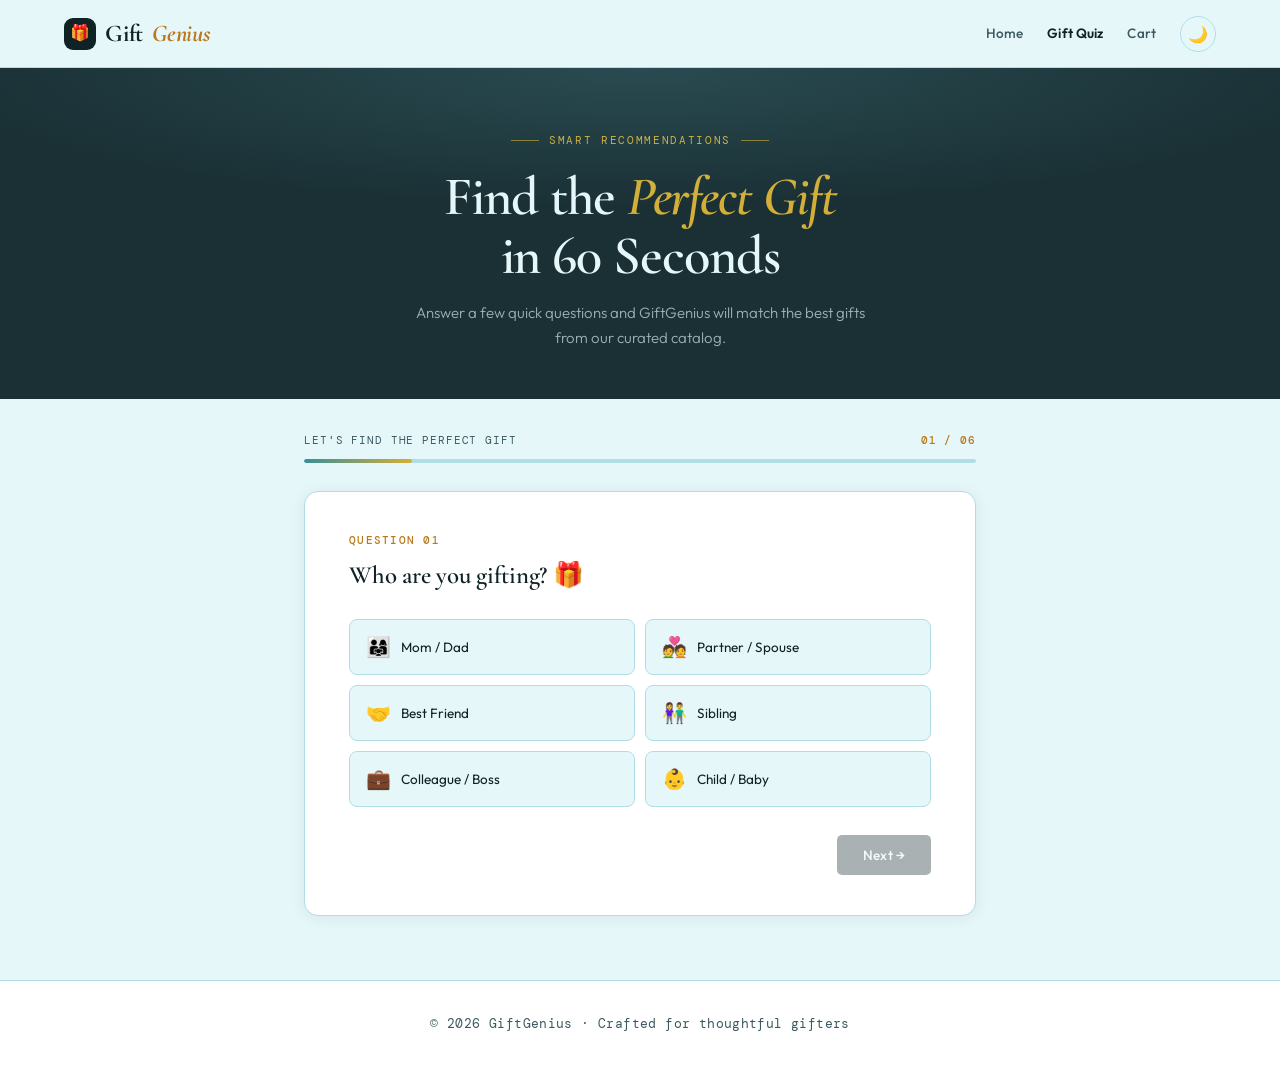
<file: quiz.html>
<!DOCTYPE html>
<html lang="en" data-theme="light">
<head>
  <meta charset="UTF-8"/>
  <meta name="viewport" content="width=device-width, initial-scale=1.0"/>
  <title>AI Gift Quiz — GiftGenius</title>
  <link href="https://fonts.googleapis.com/css2?family=Cormorant+Garamond:ital,wght@0,400;0,600;0,700;1,400;1,600&family=Outfit:wght@300;400;500;600&family=DM+Mono:wght@400;500&display=swap" rel="stylesheet"/>
  <style>
    /* ── Design tokens — exact copy from homepage styles.css ── */
    :root {
      --cream:       #E6F7FA;
      --cream-dark:  #D0EFF5;
      --parchment:   #C5E8F0;
      --gold:        #B8791A;
      --gold-light:  #D4AF37;
      --gold-pale:   #FDF5E8;
      --gold-dim:    rgba(212,175,55,0.12);
      --ink:         #0F2225;
      --charcoal:    #1A3035;
      --warm-mid:    #3A5A60;
      --warm-light:  #6A8A90;
      --border:      rgba(110,198,207,0.35);
      --border-soft: #B0DDE6;
      --white:       #FFFFFF;
      --danger:      #B83232;
      --success:     #1A7A5E;
      --teal:        #6EC6CF;
      --teal-dark:   #3A8F98;
      --teal-pale:   rgba(110,198,207,0.12);
      --orange-acc:  #FFA726;
      --font-serif:  'Cormorant Garamond', Georgia, serif;
      --font-sans:   'Outfit', sans-serif;
      --font-mono:   'DM Mono', monospace;
      --radius:      14px;
      --radius-sm:   8px;
      --radius-xs:   5px;
      --shadow-sm:   0 2px 16px rgba(26,22,18,0.07);
      --shadow-md:   0 8px 36px rgba(26,22,18,0.12);
      --trans:       0.28s cubic-bezier(.4,0,.2,1);
      --bg:          var(--cream);
      --surface:     var(--white);
      --text:        var(--ink);
      --text-muted:  var(--warm-mid);
      --header-bg:   rgba(230,247,250,0.95);
    }
    [data-theme="dark"] {
      --bg:          #0F1A1C;
      --cream:       #e6f7fa;
      --cream-dark:  #162428;
      --parchment:   #1E2A2D;
      --surface:     #1E2A2D;
      --white:       #1E2A2D;
      --text:        #F5F5F5;
      --ink:         #F5F5F5;
      --text-muted:  #8AABB0;
      --warm-mid:    #8AABB0;
      --charcoal:    #243035;
      --border-soft: #263840;
      --border:      rgba(110,198,207,0.25);
      --gold-pale:   rgba(212,175,55,0.1);
      --teal:        #4FB3BF;
      --teal-pale:   rgba(79,179,191,0.12);
      --header-bg:   rgba(15,26,28,0.97);
      --shadow-sm:   0 2px 16px rgba(0,0,0,0.4);
      --shadow-md:   0 8px 36px rgba(0,0,0,0.5);
    }

    *, *::before, *::after { box-sizing: border-box; margin: 0; padding: 0; }
    html { scroll-behavior: smooth; }
    body { font-family: var(--font-sans); background: var(--bg); color: var(--text); font-size: 15px; line-height: 1.65; transition: background 0.3s, color 0.3s; }
    img { display: block; max-width: 100%; }
    ul { list-style: none; }
    button { font-family: var(--font-sans); cursor: pointer; }

    /* ── HEADER — matches homepage exactly ── */
    .site-header {
      position: sticky; top: 0; z-index: 200;
      background: var(--header-bg);
      backdrop-filter: blur(16px);
      border-bottom: 1px solid var(--border-soft);
      padding: 0 5%;
      height: 68px;
      display: flex; align-items: center; justify-content: space-between; gap: 16px;
      transition: background 0.3s;
    }
    .logo {
      font-family: var(--font-serif);
      font-size: 24px; font-weight: 700;
      color: var(--text); text-decoration: none;
      display: flex; align-items: center; gap: 9px;
      letter-spacing: -0.01em;
    }
    .logo-mark {
      width: 32px; height: 32px;
      background: var(--ink); border-radius: 9px;
      display: flex; align-items: center; justify-content: center;
      font-size: 16px;
    }
    [data-theme="dark"] .logo-mark { background: var(--parchment); }
    .logo em { font-style: italic; color: var(--gold); }
    .header-nav { display: flex; align-items: center; gap: 24px; }
    .header-nav a {
      font-size: 13.5px; font-weight: 500;
      color: var(--text-muted); text-decoration: none;
      letter-spacing: 0.01em;
      transition: color var(--trans);
    }
    .header-nav a:hover { color: var(--gold); }
    .header-nav a.active { color: var(--text); font-weight: 600; }
    .theme-btn {
      width: 36px; height: 36px; border-radius: 50%;
      border: 1.5px solid var(--border-soft);
      background: transparent; font-size: 16px;
      display: flex; align-items: center; justify-content: center;
      transition: var(--trans); color: var(--text);
    }
    .theme-btn:hover { border-color: var(--gold); background: var(--gold-dim); }

    /* ── PAGE HERO — matches homepage eyebrow pattern ── */
    .quiz-hero {
      background: var(--charcoal);
      padding: 56px 5% 48px;
      text-align: center;
      position: relative;
      overflow: hidden;
    }
    .quiz-hero::before {
      content: '';
      position: absolute; inset: 0;
      background: radial-gradient(ellipse 80% 60% at 50% 0%, rgba(110,198,207,0.18) 0%, transparent 70%);
      pointer-events: none;
    }
    .quiz-eyebrow {
      display: inline-flex; align-items: center; gap: 10px;
      font-family: var(--font-mono);
      font-size: 11px; letter-spacing: 0.15em;
      color: var(--gold-light); text-transform: uppercase;
      margin-bottom: 18px;
    }
    .eyebrow-line { width: 28px; height: 1px; background: var(--gold-light); opacity: 0.6; }
    .quiz-hero h1 {
      font-family: var(--font-serif);
      font-size: clamp(2.2rem, 5vw, 3.4rem);
      font-weight: 600; line-height: 1.1;
      letter-spacing: -0.02em;
      color: var(--cream); margin-bottom: 14px;
    }
    .quiz-hero h1 em { font-style: italic; color: var(--gold-light); }
    .quiz-hero p {
      font-size: 15px; color: rgba(230,247,250,0.65);
      max-width: 460px; margin: 0 auto;
      font-weight: 300;
    }

    /* ── PROGRESS ── */
    .progress-wrap {
      max-width: 720px; margin: 0 auto;
      padding: 32px 24px 0;
    }
    .progress-header {
      display: flex; justify-content: space-between; align-items: center;
      margin-bottom: 10px;
    }
    .progress-label {
      font-family: var(--font-mono);
      font-size: 11px; letter-spacing: 0.08em;
      text-transform: uppercase; color: var(--text-muted);
    }
    .progress-step {
      font-family: var(--font-mono);
      font-size: 11px; letter-spacing: 0.08em;
      color: var(--gold); font-weight: 500;
    }
    .progress-bar {
      background: var(--border-soft);
      border-radius: 99px; height: 4px; overflow: hidden;
    }
    .progress-fill {
      height: 100%;
      background: linear-gradient(90deg, var(--teal-dark), var(--gold-light));
      border-radius: 99px;
      transition: width 0.4s var(--trans);
    }

    /* ── QUIZ CONTAINER ── */
    .quiz-container { max-width: 720px; margin: 28px auto 64px; padding: 0 24px; }

    .question-card {
      background: var(--surface);
      border: 1px solid var(--border-soft);
      border-radius: var(--radius);
      padding: 40px 44px;
      box-shadow: var(--shadow-sm);
      display: none;
      animation: qFadeIn 0.32s ease;
    }
    .question-card.active { display: block; }
    @keyframes qFadeIn { from { opacity:0; transform:translateY(10px); } to { opacity:1; transform:translateY(0); } }

    .q-number {
      font-family: var(--font-mono);
      font-size: 10.5px; font-weight: 500;
      letter-spacing: 0.12em; text-transform: uppercase;
      color: var(--gold); margin-bottom: 10px;
    }
    .q-text {
      font-family: var(--font-serif);
      font-size: 1.55rem; font-weight: 600;
      letter-spacing: -0.01em;
      color: var(--text); margin-bottom: 28px; line-height: 1.3;
    }

    /* ── OPTION BUTTONS ── */
    .options-grid { display: grid; grid-template-columns: 1fr 1fr; gap: 10px; }
    .option-btn {
      border: 1.5px solid var(--border-soft);
      background: var(--bg);
      border-radius: var(--radius-sm);
      padding: 14px 16px;
      text-align: left; cursor: pointer;
      font-family: var(--font-sans);
      font-size: 13.5px; color: var(--text);
      font-weight: 400;
      transition: all var(--trans);
      display: flex; align-items: center; gap: 10px;
      line-height: 1.3;
    }
    .opt-icon { font-size: 1.25rem; flex-shrink: 0; }
    .option-btn:hover {
      border-color: var(--teal);
      background: var(--teal-pale);
      color: var(--teal-dark);
      transform: translateY(-2px);
      box-shadow: var(--shadow-sm);
    }
    [data-theme="dark"] .option-btn:hover { color: var(--teal); }
    .option-btn.selected {
      border-color: var(--gold);
      background: var(--gold-dim);
      color: var(--gold);
      font-weight: 500;
      box-shadow: 0 0 0 1px var(--gold);
    }
    [data-theme="dark"] .option-btn.selected { color: var(--gold-light); }

    /* ── TEXTAREA ── */
    .text-input {
      width: 100%;
      padding: 14px 18px;
      border: 1.5px solid var(--border-soft);
      border-radius: var(--radius-sm);
      background: var(--bg);
      font-family: var(--font-sans);
      font-size: 14px; color: var(--text);
      outline: none; resize: vertical;
      transition: border-color var(--trans);
      line-height: 1.6;
    }
    .text-input:focus { border-color: var(--teal); }
    .text-input::placeholder { color: var(--text-muted); }

    /* ── NAV BUTTONS ── */
    .nav-btns { display: flex; gap: 10px; margin-top: 28px; justify-content: flex-end; }
    .btn-back {
      padding: 11px 22px;
      border: 1.5px solid var(--border-soft);
      background: transparent;
      border-radius: var(--radius-xs);
      font-size: 13.5px; font-weight: 500;
      color: var(--text-muted); cursor: pointer;
      transition: all var(--trans);
    }
    .btn-back:hover { border-color: var(--text-muted); color: var(--text); }
    .btn-next {
      padding: 11px 26px;
      background: var(--ink);
      color: var(--cream);
      border: none;
      border-radius: var(--radius-xs);
      font-size: 13.5px; font-weight: 500;
      letter-spacing: 0.01em;
      cursor: pointer;
      transition: all var(--trans);
    }
    .btn-next:hover {
      background: var(--gold);
      color: var(--ink);
      transform: translateY(-2px);
      box-shadow: 0 8px 24px rgba(184,121,26,0.3);
    }
    .btn-next:disabled {
      opacity: 0.35; cursor: not-allowed;
      transform: none; box-shadow: none;
      background: var(--ink);
      color: var(--cream);
    }

    /* ── RESULT SECTION ── */
    #result-section { display: none; }

    .result-header {
      text-align: center;
      padding: 36px 24px 24px;
      background: var(--surface);
      border: 1px solid var(--border-soft);
      border-radius: var(--radius);
      box-shadow: var(--shadow-sm);
      margin-bottom: 20px;
    }
    .result-header h2 {
      font-family: var(--font-serif);
      font-size: 1.9rem; font-weight: 600;
      letter-spacing: -0.02em;
      color: var(--text); margin-bottom: 8px;
    }
    .result-header p { color: var(--text-muted); font-size: 14px; }
    .result-header p strong { color: var(--teal-dark); font-weight: 600; }
    [data-theme="dark"] .result-header p strong { color: var(--teal); }

    /* thinking state */
    .thinking-box {
      background: var(--surface);
      border: 1px solid var(--border-soft);
      border-radius: var(--radius);
      padding: 40px 24px;
      box-shadow: var(--shadow-sm);
      text-align: center; margin-bottom: 20px;
    }
    .thinking-dots { display: flex; gap: 8px; justify-content: center; margin-bottom: 16px; }
    .thinking-dots span {
      width: 10px; height: 10px; border-radius: 50%;
      background: var(--teal);
      animation: qdot 0.8s infinite;
    }
    .thinking-dots span:nth-child(2) { animation-delay: 0.15s; background: var(--gold-light); }
    .thinking-dots span:nth-child(3) { animation-delay: 0.3s; }
    @keyframes qdot { 0%,80%,100%{transform:scale(0.75);opacity:0.4} 40%{transform:scale(1.2);opacity:1} }
    .thinking-box p { color: var(--text-muted); font-size: 14px; font-family: var(--font-mono); letter-spacing: 0.06em; }

    /* ── RESULT CARDS GRID ── */
    .results-grid {
      display: grid;
      grid-template-columns: 1fr 1fr;
      gap: 14px; margin-bottom: 20px;
    }
    @media(max-width:540px){ .results-grid { grid-template-columns: 1fr; } }

    .result-pcard {
      background: var(--surface);
      border: 1.5px solid var(--border-soft);
      border-radius: var(--radius);
      overflow: hidden;
      box-shadow: var(--shadow-sm);
      display: flex; flex-direction: column;
      transition: transform var(--trans), box-shadow var(--trans), border-color var(--trans);
      animation: qFadeIn 0.4s ease both;
    }
    .result-pcard:hover {
      transform: translateY(-3px);
      box-shadow: var(--shadow-md);
      border-color: var(--teal);
    }
    [data-theme="dark"] .result-pcard:hover { border-color: var(--teal); }
    .result-pcard:nth-child(1){ animation-delay:0.05s; }
    .result-pcard:nth-child(2){ animation-delay:0.12s; }
    .result-pcard:nth-child(3){ animation-delay:0.20s; }
    .result-pcard:nth-child(4){ animation-delay:0.28s; }

    .rpc-img-wrap { position: relative; }
    .rpc-img {
      width: 100%; height: 150px;
      object-fit: cover; display: block;
      background: var(--cream-dark);
    }
    .rpc-discount {
      position: absolute; top: 10px; left: 10px;
      background: linear-gradient(135deg, var(--gold), var(--gold-light));
      color: var(--ink);
      font-family: var(--font-mono);
      font-size: 9.5px; font-weight: 500;
      padding: 3px 9px; border-radius: 20px;
    }
    [data-theme="dark"] .rpc-discount { color: #0F1A1C; }

    .rpc-body { padding: 13px 14px 14px; display: flex; flex-direction: column; flex: 1; }
    .rpc-cat {
      font-family: var(--font-mono);
      font-size: 9.5px; font-weight: 500;
      text-transform: uppercase; letter-spacing: 0.1em;
      color: var(--teal-dark); margin-bottom: 4px;
    }
    [data-theme="dark"] .rpc-cat { color: var(--teal); }
    .rpc-name {
      font-family: var(--font-serif);
      font-size: 1rem; font-weight: 600;
      color: var(--text); margin-bottom: 5px; line-height: 1.3;
    }
    .rpc-desc {
      font-size: 12px; color: var(--text-muted);
      line-height: 1.5; margin-bottom: 8px;
      display: -webkit-box;
      -webkit-line-clamp: 2; -webkit-box-orient: vertical; overflow: hidden;
      flex: 1;
    }
    .rpc-reason {
      display: inline-flex; align-items: center; gap: 4px;
      font-family: var(--font-mono);
      font-size: 9px; font-weight: 500;
      text-transform: uppercase; letter-spacing: 0.06em;
      color: var(--teal-dark);
      background: var(--teal-pale);
      border: 1px solid rgba(110,198,207,0.25);
      padding: 3px 9px; border-radius: 20px;
      margin-bottom: 10px; width: fit-content;
    }
    [data-theme="dark"] .rpc-reason { color: var(--teal); background: rgba(79,179,191,0.12); }
    .rpc-foot { display: flex; align-items: center; justify-content: space-between; gap: 8px; margin-top: auto; }
    .rpc-prices { display: flex; flex-direction: column; }
    .rpc-og { font-size: 11px; color: var(--text-muted); text-decoration: line-through; font-family: var(--font-mono); }
    .rpc-now { font-family: var(--font-serif); font-size: 1.15rem; font-weight: 700; color: var(--text); }
    .rpc-add {
      padding: 8px 14px;
      background: var(--ink); color: var(--cream);
      border: none; border-radius: var(--radius-xs);
      font-size: 12.5px; font-weight: 500;
      cursor: pointer; white-space: nowrap;
      transition: all var(--trans); flex-shrink: 0;
    }
    .rpc-add:hover {
      background: var(--gold); color: var(--ink);
      transform: scale(1.04);
      box-shadow: 0 4px 14px rgba(184,121,26,0.3);
    }
    [data-theme="dark"] .rpc-add { background: var(--teal-dark); }
    [data-theme="dark"] .rpc-add:hover { background: var(--gold-light); color: #0F1A1C; }
    .rpc-add:disabled {
      background: var(--border-soft); color: var(--text-muted);
      cursor: default; transform: none; box-shadow: none;
    }

    /* no results */
    .no-results-box {
      background: var(--surface); border: 1px solid var(--border-soft);
      border-radius: var(--radius); padding: 36px;
      text-align: center; box-shadow: var(--shadow-sm); margin-bottom: 20px;
    }
    .no-results-box h3 { font-family: var(--font-serif); font-size: 1.3rem; margin-bottom: 8px; color: var(--text); }
    .no-results-box p { color: var(--text-muted); font-size: 13.5px; }

    /* action buttons */
    .result-actions { display: flex; flex-direction: column; gap: 10px; }
    .shop-btn {
      width: 100%; padding: 14px;
      background: var(--ink); color: var(--cream);
      border: none; border-radius: var(--radius-xs);
      font-size: 14px; font-weight: 500;
      cursor: pointer; transition: all var(--trans);
      letter-spacing: 0.01em;
    }
    .shop-btn:hover { background: var(--gold); color: var(--ink); transform: translateY(-2px); box-shadow: 0 8px 24px rgba(184,121,26,0.3); }
    [data-theme="dark"] .shop-btn { background: var(--teal-dark); }
    [data-theme="dark"] .shop-btn:hover { background: var(--gold-light); color: #0F1A1C; }
    .restart-btn {
      width: 100%; padding: 13px;
      background: transparent;
      border: 1.5px solid var(--border-soft);
      color: var(--text-muted);
      border-radius: var(--radius-xs);
      font-size: 13.5px; font-weight: 500;
      cursor: pointer; transition: all var(--trans);
    }
    .restart-btn:hover { border-color: var(--gold); color: var(--gold); background: var(--gold-dim); }

    /* toast */
    .quiz-toast {
      position: fixed; bottom: 28px; left: 50%;
      transform: translateX(-50%) translateY(80px);
      background: var(--charcoal); color: var(--cream);
      padding: 12px 24px; border-radius: 40px;
      font-size: 13.5px; font-weight: 500;
      box-shadow: var(--shadow-md); z-index: 999;
      opacity: 0; transition: all 0.35s cubic-bezier(.34,1.56,.64,1);
      white-space: nowrap; border: 1px solid var(--border-soft);
    }
    .quiz-toast.show { opacity: 1; transform: translateX(-50%) translateY(0); }

    /* footer */
    footer {
      text-align: center; padding: 32px 24px;
      color: var(--text-muted); font-size: 13px;
      border-top: 1px solid var(--border-soft);
      background: var(--surface);
      font-family: var(--font-mono); letter-spacing: 0.03em;
    }

    @media(max-width:600px){
      .question-card { padding: 24px 20px; }
      .options-grid { grid-template-columns: 1fr; }
      .quiz-hero { padding: 40px 24px 32px; }
      .header-nav a:not(.active) { display: none; }
    }
  </style>
</head>
<body>

<!-- ── HEADER ── -->
<header class="site-header">
  <a class="logo" href="index.html">
    <div class="logo-mark">🎁</div>
    Gift<em>Genius</em>
  </a>
  <nav class="header-nav">
    <a href="index.html">Home</a>
    <a href="quiz.html" class="active">Gift Quiz</a>
    <a href="cart.html">Cart</a>
    <button class="theme-btn" id="themeBtn" title="Toggle theme" aria-label="Toggle dark mode">🌙</button>
  </nav>
</header>

<!-- ── HERO ── -->
<section class="quiz-hero">
  <div class="quiz-eyebrow">
    <span class="eyebrow-line"></span>
    Smart Recommendations
    <span class="eyebrow-line"></span>
  </div>
  <h1>Find the <em>Perfect Gift</em><br>in 60 Seconds</h1>
  <p>Answer a few quick questions and GiftGenius will match the best gifts from our curated catalog.</p>
</section>

<!-- ── PROGRESS ── -->
<div class="progress-wrap">
  <div class="progress-header">
    <span class="progress-label" id="progress-label">Let's find the perfect gift</span>
    <span class="progress-step" id="step-counter">01 / 06</span>
  </div>
  <div class="progress-bar">
    <div class="progress-fill" id="progress-fill" style="width:16%"></div>
  </div>
</div>

<!-- ── QUIZ ── -->
<div class="quiz-container">

  <!-- Q1: Recipient -->
  <div class="question-card active" id="q1">
    <div class="q-number">Question 01</div>
    <div class="q-text">Who are you gifting? 🎁</div>
    <div class="options-grid">
      <button class="option-btn" onclick="selectOption(this,'recipient','parent')"><span class="opt-icon">👨‍👩‍👧</span> Mom / Dad</button>
      <button class="option-btn" onclick="selectOption(this,'recipient','partner')"><span class="opt-icon">💑</span> Partner / Spouse</button>
      <button class="option-btn" onclick="selectOption(this,'recipient','friend')"><span class="opt-icon">🤝</span> Best Friend</button>
      <button class="option-btn" onclick="selectOption(this,'recipient','sibling')"><span class="opt-icon">👫</span> Sibling</button>
      <button class="option-btn" onclick="selectOption(this,'recipient','colleague')"><span class="opt-icon">💼</span> Colleague / Boss</button>
      <button class="option-btn" onclick="selectOption(this,'recipient','friend')"><span class="opt-icon">👶</span> Child / Baby</button>
    </div>
    <div class="nav-btns">
      <button class="btn-next" id="next1" onclick="nextQ(2)" disabled>Next →</button>
    </div>
  </div>

  <!-- Q2: Occasion -->
  <div class="question-card" id="q2">
    <div class="q-number">Question 02</div>
    <div class="q-text">What's the occasion? 🎉</div>
    <div class="options-grid">
      <button class="option-btn" onclick="selectOption(this,'occasion','birthday')"><span class="opt-icon">🎂</span> Birthday</button>
      <button class="option-btn" onclick="selectOption(this,'occasion','anniversary')"><span class="opt-icon">💍</span> Anniversary</button>
      <button class="option-btn" onclick="selectOption(this,'occasion','festival')"><span class="opt-icon">🪔</span> Festival / Diwali</button>
      <button class="option-btn" onclick="selectOption(this,'occasion','anniversary')"><span class="opt-icon">💒</span> Wedding</button>
      <button class="option-btn" onclick="selectOption(this,'occasion','graduation')"><span class="opt-icon">🎓</span> Graduation</button>
      <button class="option-btn" onclick="selectOption(this,'occasion','birthday')"><span class="opt-icon">💌</span> Just Because</button>
    </div>
    <div class="nav-btns">
      <button class="btn-back" onclick="prevQ(1)">← Back</button>
      <button class="btn-next" id="next2" onclick="nextQ(3)" disabled>Next →</button>
    </div>
  </div>

  <!-- Q3: Interest -->
  <div class="question-card" id="q3">
    <div class="q-number">Question 03</div>
    <div class="q-text">What are their interests? 🌟</div>
    <div class="options-grid">
      <button class="option-btn" onclick="selectOption(this,'interest','accessories')"><span class="opt-icon">👗</span> Fashion & Style</button>
      <button class="option-btn" onclick="selectOption(this,'interest','food & sweets')"><span class="opt-icon">🍫</span> Food & Sweets</button>
      <button class="option-btn" onclick="selectOption(this,'interest','personalized')"><span class="opt-icon">✍️</span> Books & Learning</button>
      <button class="option-btn" onclick="selectOption(this,'interest','cultural')"><span class="opt-icon">🎨</span> Art & Culture</button>
      <button class="option-btn" onclick="selectOption(this,'interest','accessories')"><span class="opt-icon">💻</span> Tech & Gadgets</button>
      <button class="option-btn" onclick="selectOption(this,'interest','wellness')"><span class="opt-icon">🧘</span> Wellness & Self-Care</button>
    </div>
    <div class="nav-btns">
      <button class="btn-back" onclick="prevQ(2)">← Back</button>
      <button class="btn-next" id="next3" onclick="nextQ(4)" disabled>Next →</button>
    </div>
  </div>

  <!-- Q4: Personality -->
  <div class="question-card" id="q4">
    <div class="q-number">Question 04</div>
    <div class="q-text">What's their vibe? ✨</div>
    <div class="options-grid">
      <button class="option-btn" onclick="selectOption(this,'personality','minimalist')"><span class="opt-icon">🤍</span> Minimalist & Elegant</button>
      <button class="option-btn" onclick="selectOption(this,'personality','creative')"><span class="opt-icon">🎨</span> Fun & Quirky</button>
      <button class="option-btn" onclick="selectOption(this,'personality','expressive')"><span class="opt-icon">💎</span> Luxury & Premium</button>
      <button class="option-btn" onclick="selectOption(this,'personality','practical')"><span class="opt-icon">🌿</span> Eco & Conscious</button>
    </div>
    <div class="nav-btns">
      <button class="btn-back" onclick="prevQ(3)">← Back</button>
      <button class="btn-next" id="next4" onclick="nextQ(5)" disabled>Next →</button>
    </div>
  </div>

  <!-- Q5: Budget -->
  <div class="question-card" id="q5">
    <div class="q-number">Question 05</div>
    <div class="q-text">What's your budget? 💰</div>
    <div class="options-grid">
      <button class="option-btn" onclick="selectOption(this,'budget',500)"><span class="opt-icon">🪙</span> Under ₹500</button>
      <button class="option-btn" onclick="selectOption(this,'budget',1500)"><span class="opt-icon">💵</span> ₹500 – ₹1,500</button>
      <button class="option-btn" onclick="selectOption(this,'budget',5000)"><span class="opt-icon">💳</span> ₹1,500 – ₹5,000</button>
      <button class="option-btn" onclick="selectOption(this,'budget',9999)"><span class="opt-icon">💎</span> ₹5,000+</button>
    </div>
    <div class="nav-btns">
      <button class="btn-back" onclick="prevQ(4)">← Back</button>
      <button class="btn-next" id="next5" onclick="nextQ(6)" disabled>Next →</button>
    </div>
  </div>

  <!-- Q6: Extra details -->
  <div class="question-card" id="q6">
    <div class="q-number">Question 06</div>
    <div class="q-text">Any extra details? <span style="font-size:0.9rem;font-weight:400;color:var(--text-muted)">(optional)</span></div>
    <textarea class="text-input" id="extra-details" rows="4"
      placeholder="e.g. She loves coffee, hates jewellery, recently started yoga…"
      oninput="answers.extra=this.value"></textarea>
    <div class="nav-btns">
      <button class="btn-back" onclick="prevQ(5)">← Back</button>
      <button class="btn-next" onclick="showResults()">✨ Find My Gifts</button>
    </div>
  </div>

  <!-- ── RESULT SECTION ── -->
  <div id="result-section">
    <div class="result-header">
      <div style="font-size:2.2rem;margin-bottom:14px">🎁</div>
      <h2>Your Gift Matches</h2>
      <p id="result-subtitle">Matched from our curated catalog</p>
    </div>

    <div class="thinking-box" id="thinking-box">
      <div class="thinking-dots"><span></span><span></span><span></span></div>
      <p>Scoring your matches…</p>
    </div>

    <div class="results-grid" id="results-grid" style="display:none"></div>

    <div class="no-results-box" id="no-results-box" style="display:none">
      <h3>No exact matches found</h3>
      <p>Try increasing your budget or choosing a different occasion. We're always adding new products!</p>
    </div>

    <div class="result-actions">
      <button class="shop-btn" onclick="window.location.href='index.html'">🛍️ Browse All Gifts →</button>
      <button class="restart-btn" onclick="restartQuiz()">↺ Take Quiz Again</button>
    </div>
  </div>

</div><!-- /quiz-container -->

<div class="quiz-toast" id="quizToast"></div>

<footer>© 2026 GiftGenius · Crafted for thoughtful gifters</footer>

<!-- Load product catalog FIRST -->
<script src="products.js"></script>

<script>
  /* ── Dark mode (syncs with homepage localStorage key) ── */
  const savedTheme = localStorage.getItem('gg_theme') || 'light';
  document.documentElement.setAttribute('data-theme', savedTheme);
  const themeBtn = document.getElementById('themeBtn');
  themeBtn.textContent = savedTheme === 'dark' ? '☀️' : '🌙';
  themeBtn.addEventListener('click', () => {
    const next = document.documentElement.getAttribute('data-theme') === 'dark' ? 'light' : 'dark';
    document.documentElement.setAttribute('data-theme', next);
    localStorage.setItem('gg_theme', next);
    themeBtn.textContent = next === 'dark' ? '☀️' : '🌙';
  });

  /* ── State ── */
  const answers = { recipient:'', occasion:'', interest:'', personality:'', budget:0, extra:'' };
  const totalQ = 6;

  /* ── Quiz navigation ── */
  function selectOption(el, key, value) {
    answers[key] = value;
    el.closest('.options-grid').querySelectorAll('.option-btn').forEach(b => b.classList.remove('selected'));
    el.classList.add('selected');
    const qNum = el.closest('.question-card').id.replace('q','');
    const nextBtn = document.getElementById('next' + qNum);
    if (nextBtn) nextBtn.disabled = false;
  }

  function nextQ(num) {
    document.querySelector('.question-card.active').classList.remove('active');
    document.getElementById('q' + num).classList.add('active');
    updateProgress(num);
  }

  function prevQ(num) {
    document.querySelector('.question-card.active').classList.remove('active');
    document.getElementById('q' + num).classList.add('active');
    updateProgress(num);
  }

  function updateProgress(num) {
    const pct = Math.round((num / totalQ) * 100);
    document.getElementById('progress-fill').style.width = pct + '%';
    document.getElementById('step-counter').textContent = String(num).padStart(2,'0') + ' / ' + String(totalQ).padStart(2,'0');
    const labels = ['','Who are you gifting?','What occasion?','Their interests?','Their vibe?','Your budget?','Any extra details?'];
    document.getElementById('progress-label').textContent = labels[num] || '';
  }

  /* ── SCORING ENGINE ── */
  function scoreProducts() {
    return PRODUCTS.map(p => {
      let score = 0;
      const reasons = [];
      if (answers.occasion && p.occasion.includes(answers.occasion)) { score += 30; reasons.push('Perfect for ' + answers.occasion); }
      if (answers.budget > 0 && p.price <= answers.budget) {
        score += 25;
        if (p.price <= answers.budget * 0.8) { score += 10; reasons.push('Within your budget'); }
      } else if (answers.budget > 0) { score -= 40; }
      if (answers.recipient && p.relationship && p.relationship.includes(answers.recipient)) { score += 20; reasons.push('Great for a ' + answers.recipient); }
      if (answers.interest && p.category === answers.interest) { score += 15; reasons.push('Matches their interest'); }
      if (answers.personality && p.personality && p.personality.includes(answers.personality)) { score += 10; reasons.push('Matches their vibe'); }
      score += Math.min((p.rating - 4.0) * 10, 10);
      return { product: p, score, reasons };
    })
    .filter(r => r.score > 0)
    .sort((a,b) => b.score - a.score)
    .slice(0,4);
  }

  function getFallback() {
    return [...PRODUCTS].sort((a,b) => b.rating - a.rating).slice(0,4)
      .map(p => ({ product:p, score:0, reasons:['Top rated gift'] }));
  }

  /* ── Build one result card ── */
  function buildResultCard(r) {
    const p = r.product;
    const reason = r.reasons[0] || 'Recommended for you';
    const discount = Math.round(((p.originalPrice - p.price) / p.originalPrice) * 100);
    return `
      <div class="result-pcard">
        <div class="rpc-img-wrap">
          <img class="rpc-img" src="${p.image}" alt="${p.alt}" loading="lazy">
          ${discount > 0 ? `<span class="rpc-discount">${discount}% off</span>` : ''}
        </div>
        <div class="rpc-body">
          <p class="rpc-cat">${p.category}</p>
          <h3 class="rpc-name">${p.name}</h3>
          <p class="rpc-desc">${p.description}</p>
          <span class="rpc-reason">✨ ${reason}</span>
          <div class="rpc-foot">
            <div class="rpc-prices">
              <span class="rpc-og">₹${p.originalPrice.toLocaleString('en-IN')}</span>
              <span class="rpc-now">₹${p.price.toLocaleString('en-IN')}</span>
            </div>
            <button class="rpc-add" onclick="addToCart(this,'${p.name.replace(/'/g,"\\'")}',${p.price},'${p.image}',${p.id})">+ Add</button>
          </div>
        </div>
      </div>`;
  }

  /* ── Cart (same localStorage key as homepage) ── */
  function addToCart(btn, name, price, img, id) {
    let cart = JSON.parse(localStorage.getItem('gg_cart') || '[]');
    const existing = cart.find(i => i.id === id);
    if (existing) { existing.qty = (existing.qty||1) + 1; }
    else { cart.push({ id, name, price, img, qty:1 }); }
    localStorage.setItem('gg_cart', JSON.stringify(cart));
    btn.textContent = '✓ Added';
    btn.disabled = true;
    showToast(name + ' added to cart!');
  }

  function showToast(msg) {
    const t = document.getElementById('quizToast');
    t.textContent = msg;
    t.classList.add('show');
    setTimeout(() => t.classList.remove('show'), 2800);
  }

  /* ── Show results ── */
  function showResults() {
    document.querySelector('.question-card.active')?.classList.remove('active');
    document.getElementById('result-section').style.display = 'block';
    document.getElementById('progress-fill').style.width = '100%';
    document.getElementById('step-counter').textContent = '✓ Done';
    document.getElementById('progress-label').textContent = 'Here are your matches';
    window.scrollTo({ top: 0, behavior:'smooth' });

    setTimeout(() => {
      let results = scoreProducts();
      if (results.length === 0) results = getFallback();

      document.getElementById('thinking-box').style.display = 'none';
      const grid = document.getElementById('results-grid');

      if (results.length > 0) {
        grid.innerHTML = results.map(buildResultCard).join('');
        grid.style.display = 'grid';
        const rl = { parent:'Mom / Dad', partner:'Partner', friend:'Friend', sibling:'Sibling', colleague:'Colleague' };
        const recLabel = rl[answers.recipient] || 'your loved one';
        document.getElementById('result-subtitle').innerHTML =
          `<strong>${results.length} gifts</strong> matched for ${recLabel}` +
          (answers.occasion ? ` · ${answers.occasion.charAt(0).toUpperCase()+answers.occasion.slice(1)}` : '') +
          (answers.budget ? ` · Budget ₹${Number(answers.budget).toLocaleString('en-IN')}` : '');
      } else {
        document.getElementById('no-results-box').style.display = 'block';
      }
    }, 1200);
  }

  /* ── Restart ── */
  function restartQuiz() {
    Object.keys(answers).forEach(k => answers[k] = k === 'budget' ? 0 : '');
    document.querySelectorAll('.option-btn').forEach(b => b.classList.remove('selected'));
    document.querySelectorAll('.btn-next[id]').forEach(b => b.disabled = true);
    document.getElementById('extra-details').value = '';
    document.getElementById('result-section').style.display = 'none';
    document.getElementById('thinking-box').style.display = 'block';
    document.getElementById('results-grid').style.display = 'none';
    document.getElementById('results-grid').innerHTML = '';
    document.getElementById('no-results-box').style.display = 'none';
    document.getElementById('q1').classList.add('active');
    updateProgress(1);
    window.scrollTo({ top:0, behavior:'smooth' });
  }
</script>
</body>
</html>
</file>
